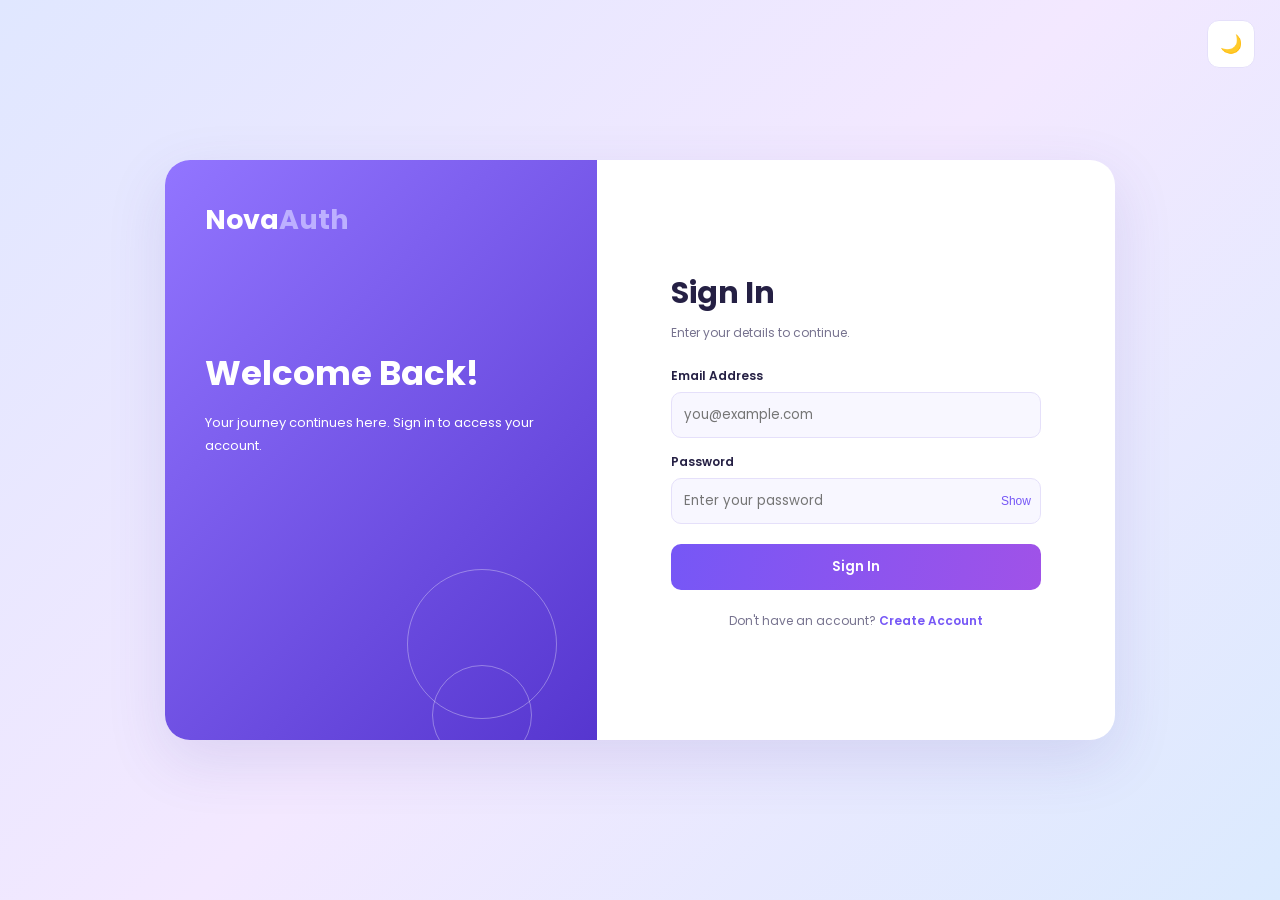
<file: index.html>
<!DOCTYPE html>
<html lang="en">
<head>
    <meta charset="UTF-8">
    <meta name="viewport" content="width=device-width, initial-scale=1.0">
    <title>Login | NovaAuth</title>
    <link rel="stylesheet" href="style.css">
</head>

<body>
    <button class="theme-toggle" id="themeToggle"
            type="button" aria-label="Toggle dark mode">🌙</button>

    <main class="auth-container">
        <section class="welcome-panel">
            <div class="brand">Nova<span>Auth</span></div>
            <div class="welcome-content">
                <h1>Welcome Back!</h1>
                <p>Your journey continues here. Sign in to access your account.</p>
            </div>
            <div class="decoration decoration-one"></div>
            <div class="decoration decoration-two"></div>
        </section>

        <section class="form-panel">
            <div class="form-box">
                <h2>Sign In</h2>
                <p class="subtitle">Enter your details to continue.</p>

                <form id="loginForm">
                    <label for="loginEmail">Email Address</label>
                    <input type="email" id="loginEmail"
                           placeholder="you@example.com" required>

                    <label for="loginPassword">Password</label>
                    <div class="password-box">
                        <input type="password" id="loginPassword"
                               placeholder="Enter your password" required>
                        <button type="button" class="show-password"
                                data-target="loginPassword">Show</button>
                    </div>

                    <p id="loginMessage" class="message" role="status"></p>

                    <button type="submit" class="primary-btn">Sign In</button>
                </form>

                <p class="switch-text">
                    Don't have an account?
                    <a href="signup.html">Create Account</a>
                </p>
            </div>
        </section>
    </main>

    <script src="script.js"></script>
</body>
</html>
</file>
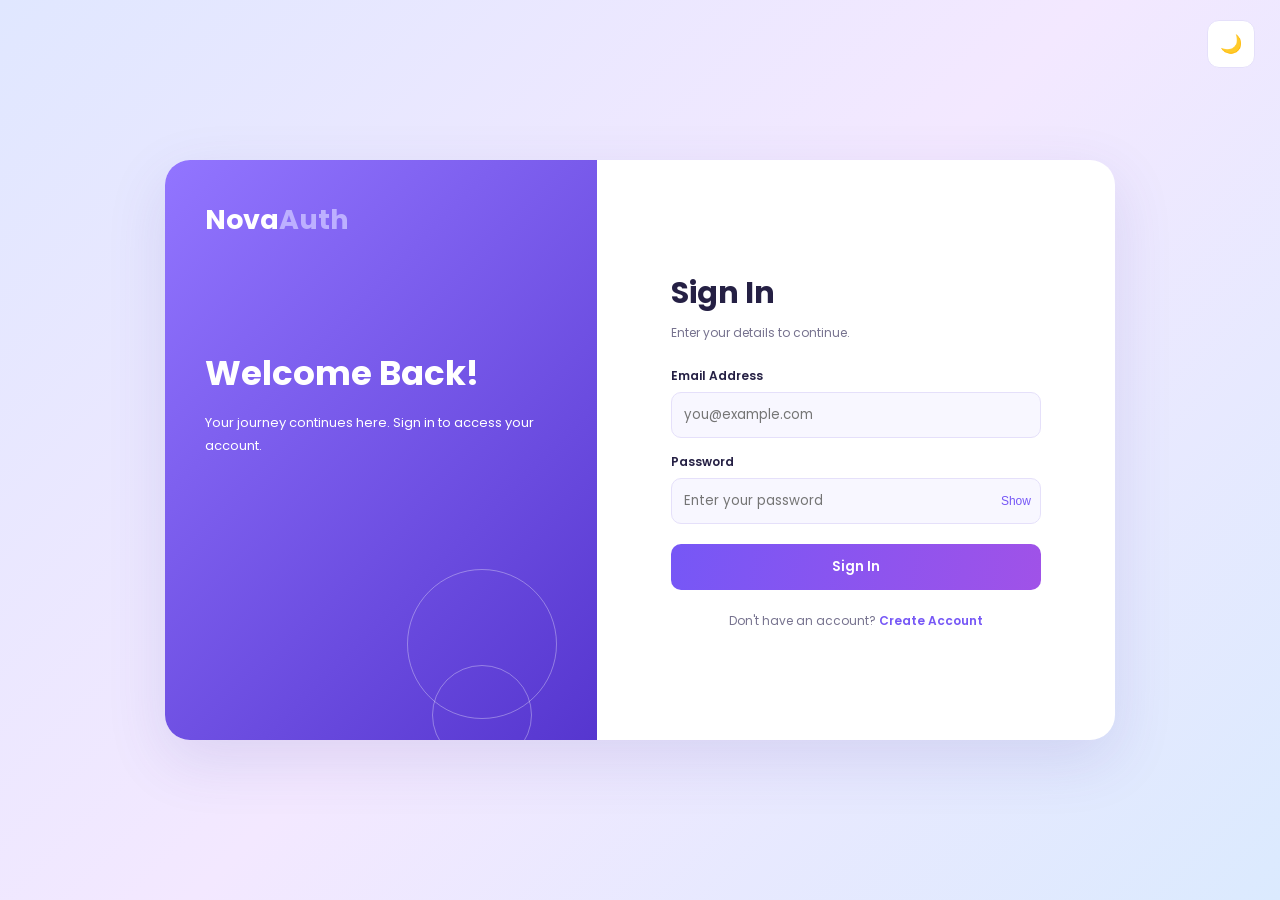
<file: home.html>
<!DOCTYPE html>
<html lang="en">
<head>
    <meta charset="UTF-8">
    <meta name="viewport" content="width=device-width, initial-scale=1.0">
    <title>Dashboard | NovaAuth</title>
    <link rel="stylesheet" href="style.css">
</head>
<body>

    <button class="theme-toggle" id="themeToggle"
            type="button" aria-label="Toggle theme">🌙</button>

    <main class="dashboard">
        <div class="dashboard-card">

            <div class="brand">Nova<span>Auth</span></div>

            <div class="dashboard-icon">✓</div>

            <h1>Welcome, <span id="userName">User</span>!</h1>

            <p>You have successfully logged in to your account.</p>

            <div class="user-info">
                <span>Full Name</span>
                <strong id="profileName">User</strong>
            </div>

            <div class="user-info">
                <span>Email Address</span>
                <strong id="userEmail">user@example.com</strong>
            </div>

            <div class="user-info">
                <span>Mobile Number</span>
                <strong id="userMobile">Not available</strong>
            </div>

            <button id="logoutBtn" class="primary-btn" type="button">
                Logout
            </button>

        </div>
    </main>

    <script src="script.js"></script>
</body>
</html>
</file>
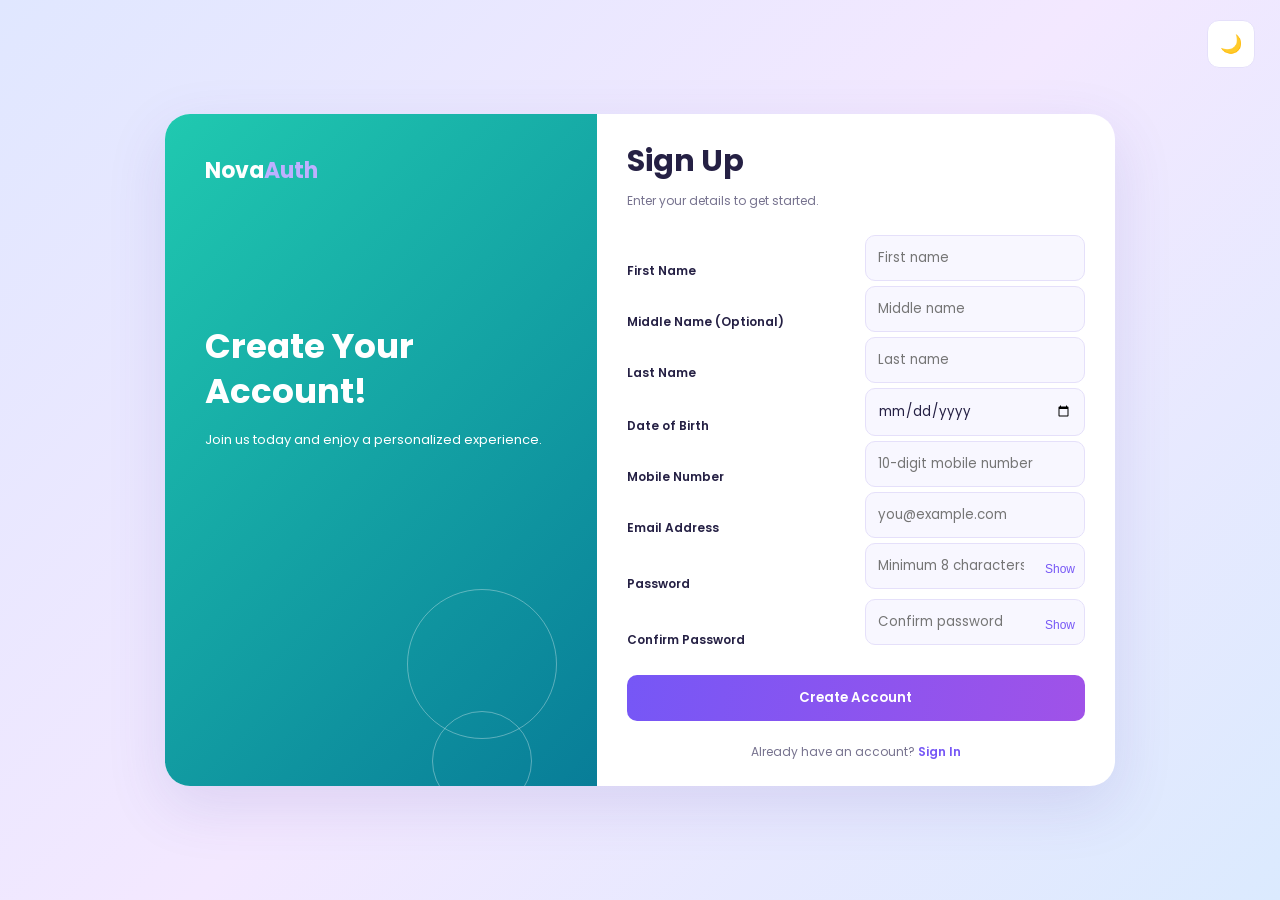
<file: signup.html>
<!DOCTYPE html>
<html lang="en">
<head>
    <meta charset="UTF-8">
    <meta name="viewport" content="width=device-width, initial-scale=1.0">
    <title>Sign Up | NovaAuth</title>
    <link rel="stylesheet" href="style.css">
</head>
<body>

<button class="theme-toggle" id="themeToggle" type="button">🌙</button>

<main class="auth-container">

    <section class="welcome-panel signup-welcome">
        <div class="brand">Nova<span>Auth</span></div>

        <div class="welcome-content">
            <h1>Create Your Account!</h1>
            <p>Join us today and enjoy a personalized experience.</p>
        </div>

        <div class="decoration decoration-one"></div>
        <div class="decoration decoration-two"></div>
    </section>

    <section class="form-panel">
        <div class="form-box">

            <h2>Sign Up</h2>
            <p class="subtitle">Enter your details to get started.</p>

            <form id="signupForm">

                <label for="firstName">First Name</label>
                <input type="text" id="firstName"
                       placeholder="First name" required>

                <label for="middleName">Middle Name (Optional)</label>
                <input type="text" id="middleName"
                       placeholder="Middle name">

                <label for="lastName">Last Name</label>
                <input type="text" id="lastName"
                       placeholder="Last name" required>

                <label for="dob">Date of Birth</label>
                <input type="date" id="dob" required>

                <label for="mobile">Mobile Number</label>
                <input type="tel" id="mobile"
                       placeholder="10-digit mobile number"
                       pattern="[0-9]{10}"
                       maxlength="10" inputmode="numeric" required>

                <label for="signupEmail">Email Address</label>
                <input type="email" id="signupEmail"
                       placeholder="you@example.com" required>

                <label for="signupPassword">Password</label>
                <div class="password-box">
                    <input type="password" id="signupPassword"
                           placeholder="Minimum 8 characters"
                           minlength="8" required>
                    <button type="button" class="show-password"
                            data-target="signupPassword">Show</button>
                </div>

                <label for="confirmPassword">Confirm Password</label>
                <div class="password-box">
                    <input type="password" id="confirmPassword"
                           placeholder="Confirm password" required>
                    <button type="button" class="show-password"
                            data-target="confirmPassword">Show</button>
                </div>

                <p id="signupMessage" class="message" role="status"></p>

                <button type="submit" class="primary-btn">
                    Create Account
                </button>

            </form>

            <p class="switch-text">
                Already have an account?
                <a href="index.html">Sign In</a>
            </p>

        </div>
    </section>

</main>

<script src="script.js"></script>
</body>
</html>
</file>
<file: style.css>
@import url('https://fonts.googleapis.com/css2?family=Poppins:wght@400;500;600;700&display=swap');

:root {
    --card: #ffffff;
    --text: #252044;
    --muted: #77738f;
    --primary: #7657f6;
    --input: #f8f7ff;
    --border: #e5e0fa;
}

body.dark-mode {
    --card: #201d38;
    --text: #ffffff;
    --muted: #b7b2d0;
    --input: #292541;
    --border: #393451;
}

* {
    margin: 0;
    padding: 0;
    box-sizing: border-box;
}

body {
    min-height: 100vh;
    padding: 25px;
    display: flex;
    align-items: center;
    justify-content: center;
    font-family: 'Poppins', sans-serif;
    color: var(--text);
    background: linear-gradient(135deg, #e0e7ff, #f3e8ff, #dbeafe);
    transition: background 0.3s, color 0.3s;
}

body.dark-mode {
    background: linear-gradient(135deg, #121124, #211936, #17243b);
}

.theme-toggle {
    position: fixed;
    top: 20px;
    right: 25px;
    padding: 12px;
    border: 1px solid var(--border);
    border-radius: 12px;
    background: var(--card);
    color: var(--text);
    cursor: pointer;
    font-size: 18px;
    transition: 0.3s;
}

.theme-toggle:hover {
    transform: rotate(10deg) scale(1.05);
}

.auth-container {
    width: 100%;
    max-width: 950px;
    min-height: 580px;
    display: grid;
    grid-template-columns: 1fr 1.2fr;
    background: var(--card);
    border-radius: 25px;
    overflow: hidden;
    box-shadow: 0 20px 60px #5140a522;
    animation: appear 0.6s ease;
}

.welcome-panel {
    padding: 40px;
    display: flex;
    flex-direction: column;
    justify-content: space-between;
    color: white;
    background: linear-gradient(135deg, #9275ff, #5636cf);
}

.signup-welcome {
    background: linear-gradient(135deg, #20c9b0, #087d98);
}

.brand {
    font-size: 27px;
    font-weight: 700;
}

.brand span {
    color: #bdb0ff;
}

.welcome-content h1 {
    font-size: 34px;
    line-height: 1.3;
    margin-bottom: 15px;
}

.welcome-content p {
    font-size: 13px;
    line-height: 1.8;
}

.decoration {
    width: 150px;
    height: 150px;
    border: 1px solid #ffffff55;
    border-radius: 50%;
    align-self: flex-end;
    margin-bottom: -65px;
}

.decoration-two {
    width: 100px;
    height: 100px;
    margin-top: -100px;
    margin-right: 25px;
}

.form-panel {
    display: flex;
    align-items: center;
    justify-content: center;
    padding: 40px;
}

.form-box {
    width: 100%;
    max-width: 370px;
}

.form-box h2 {
    font-size: 30px;
    margin-bottom: 8px;
}

.subtitle {
    color: var(--muted);
    font-size: 12px;
    margin-bottom: 25px;
}

form label {
    display: block;
    font-size: 12px;
    font-weight: 600;
    margin: 15px 0 7px;
}

form input {
    width: 100%;
    padding: 12px;
    border: 1px solid var(--border);
    border-radius: 10px;
    background: var(--input);
    color: var(--text);
    font-family: inherit;
    outline: none;
    transition: 0.3s;
}

form input:focus {
    border-color: var(--primary);
    box-shadow: 0 0 0 3px #7657f622;
}

.password-box {
    position: relative;
}

.password-box input {
    padding-right: 60px;
}

.show-password {
    position: absolute;
    right: 10px;
    top: 50%;
    transform: translateY(-50%);
    border: none;
    background: none;
    color: var(--primary);
    cursor: pointer;
    font-size: 12px;
}

.primary-btn {
    width: 100%;
    padding: 13px;
    margin-top: 20px;
    border: none;
    border-radius: 10px;
    background: linear-gradient(100deg, #7657f6, #a052e8);
    color: white;
    font-weight: 600;
    font-family: inherit;
    cursor: pointer;
    transition: 0.3s;
}

.primary-btn:hover {
    transform: translateY(-3px);
    box-shadow: 0 8px 20px #7657f644;
}

.switch-text {
    text-align: center;
    font-size: 12px;
    color: var(--muted);
    margin-top: 22px;
}

.switch-text a {
    color: var(--primary);
    text-decoration: none;
    font-weight: 600;
}

.message {
    font-size: 12px;
    margin-top: 8px;
}

.message:empty {
    display: none;
}

.message.error {
    color: #ef4444;
}

.message.success {
    color: #10a675;
}

/* Dashboard */

.dashboard {
    width: 100%;
    display: flex;
    justify-content: center;
}

.dashboard-card {
    width: 100%;
    max-width: 450px;
    padding: 35px;
    background: var(--card);
    border: 1px solid var(--border);
    border-radius: 25px;
    box-shadow: 0 20px 60px #5140a522;
    text-align: center;
    animation: appear 0.6s ease;
}

.dashboard-card .brand {
    text-align: left;
}

.dashboard-icon {
    width: 70px;
    height: 70px;
    margin: 25px auto 20px;
    display: grid;
    place-items: center;
    border-radius: 20px;
    background: #d7fbe6;
    color: #07864e;
    font-size: 35px;
}

.dashboard-card h1 {
    font-size: 24px;
    margin-bottom: 10px;
    overflow-wrap: anywhere;
}

.dashboard-card p {
    color: var(--muted);
    font-size: 12px;
    line-height: 1.8;
}

.user-info {
    display: flex;
    flex-direction: column;
    gap: 6px;
    margin-top: 15px;
    padding: 15px;
    border: 1px solid var(--border);
    border-radius: 12px;
    background: var(--input);
    text-align: left;
    overflow-wrap: anywhere;
}

.user-info span {
    color: var(--muted);
    font-size: 11px;
}

.user-info strong {
    font-size: 13px;
    font-weight: 600;
}

@keyframes appear {
    from {
        opacity: 0;
        transform: translateY(15px);
    }
    to {
        opacity: 1;
        transform: translateY(0);
    }
}

@media (max-width: 700px) {
    .auth-container {
        max-width: 450px;
        grid-template-columns: 1fr;
    }

    .welcome-panel {
        min-height: 220px;
        padding: 25px;
    }

    .welcome-content {
        margin: 25px 0 10px;
    }

    .welcome-content h1 {
        font-size: 28px;
    }

    .form-panel {
        padding: 30px 22px;
    }

    .dashboard-card {
        padding: 25px 20px;
    }
}
/* Signup page: two fields per row */
.auth-container:has(.signup-welcome) #signupForm {
    display: grid;
    grid-template-columns: repeat(2, minmax(0, 1fr));
    column-gap: 18px;
    align-items: end;
}

/* Each label stays above its input */
.auth-container:has(.signup-welcome) #signupForm > label {
    margin: 10px 0 6px;
}

/* Inputs fill their columns */
.auth-container:has(.signup-welcome) #signupForm > input,
.auth-container:has(.signup-welcome) #signupForm > .password-box {
    width: 100%;
    min-width: 0;
}

/* Password label and password box stay together */
.auth-container:has(.signup-welcome) #signupForm > .password-box {
    align-self: start;
}

/* Button and message span both columns */
.auth-container:has(.signup-welcome) #signupForm > .primary-btn,
.auth-container:has(.signup-welcome) #signupForm > .message {
    grid-column: 1 / -1;
}

/* Smaller logo and compact signup layout */
.auth-container:has(.signup-welcome) .brand {
    font-size: 22px;
}

.auth-container:has(.signup-welcome) .form-panel {
    padding: 25px 30px;
}

.auth-container:has(.signup-welcome) .form-box {
    max-width: 600px;
}

/* Mobile screens: one field per row */
@media (max-width: 700px) {
    .auth-container:has(.signup-welcome) #signupForm {
        grid-template-columns: 1fr;
    }

    .auth-container:has(.signup-welcome) #signupForm > .primary-btn,
    .auth-container:has(.signup-welcome) #signupForm > .message {
        grid-column: 1;
    }

    .auth-container:has(.signup-welcome) .form-panel {
        padding: 25px 22px;
    }
}
/* Signup form spacing only */
#signupForm label {
margin-top: 18px;
margin-bottom: 8px;
}

#signupForm input {
margin-bottom: 5px;
}

#signupForm .password-box {
margin-bottom: 5px;
}

#signupForm .primary-btn {
margin-top: 20px;
}
</file>
